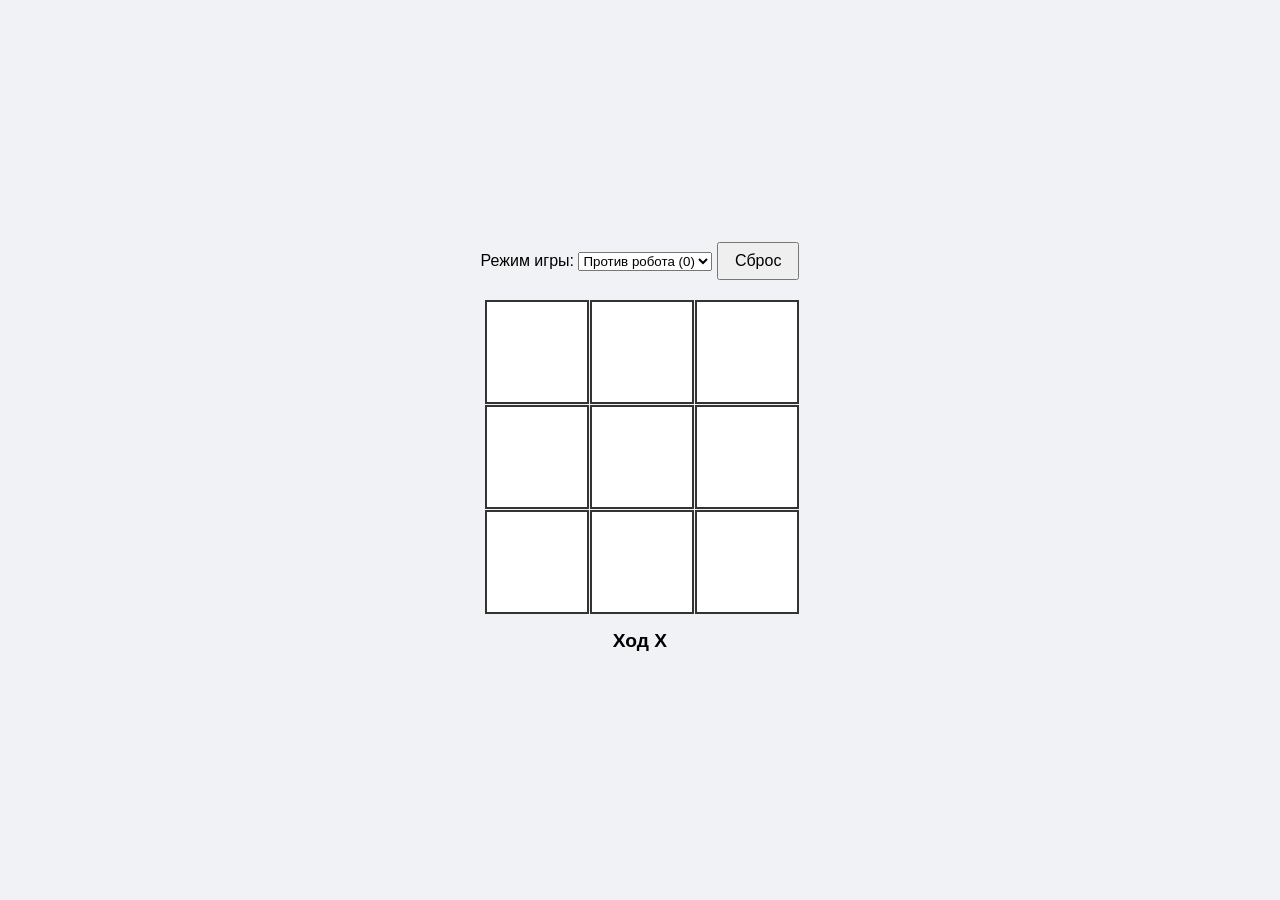
<file: Index.html>
<!DOCTYPE html>
<html lang="ru">
<head>
    <meta charset="UTF-8">
    <meta name="viewport" content="width=device-width, initial-scale=1.0">
    <title>Крестики-Нолики</title>
    <style>
        body {
            font-family: Arial, sans-serif;
            display: flex;
            flex-direction: column;
            align-items: center;
            justify-content: center;
            height: 100vh;
            margin: 0;
            background-color: #f0f2f5;
        }
        .controls {
            margin-bottom: 20px;
        }
        .board {
            display: grid;
            grid-template-columns: repeat(3, 100px);
            grid-template-rows: repeat(3, 100px);
            gap: 5px;
        }
        .cell {
            width: 100px;
            height: 100px;
            background-color: #fff;
            border: 2px solid #333;
            font-size: 2.5rem;
            font-weight: bold;
            display: flex;
            align-items: center;
            justify-content: center;
            cursor: pointer;
            user-select: none;
        }
        .cell.taken {
            cursor: not-allowed;
        }
        .status {
            margin-top: 20px;
            font-size: 1.2rem;
            font-weight: bold;
            height: 1.5em;
        }
        button {
            padding: 8px 16px;
            font-size: 1rem;
            cursor: pointer;
        }
    </style>
</head>
<body>

<div class="controls">
    <label>
        Режим игры:
        <select id="mode">
            <option value="ai">Против робота (0)</option>
            <option value="pvp">Два игрока</option>
        </select>
    </label>
    <button id="reset">Сброс</button>
</div>

<div class="board" id="board">
    <div class="cell" data-index="0"></div>
    <div class="cell" data-index="1"></div>
    <div class="cell" data-index="2"></div>
    <div class="cell" data-index="3"></div>
    <div class="cell" data-index="4"></div>
    <div class="cell" data-index="5"></div>
    <div class="cell" data-index="6"></div>
    <div class="cell" data-index="7"></div>
    <div class="cell" data-index="8"></div>
</div>

<div class="status" id="status">Ход Х</div>

<script>
    const board = document.getElementById('board');
    const cells = document.querySelectorAll('.cell');
    const statusText = document.getElementById('status');
    const resetBtn = document.getElementById('reset');
    const modeSelect = document.getElementById('mode');

    let gameState = ["", "", "", "", "", "", "", "", ""];
    let currentPlayer = "X";
    let isGameActive = true;

    const winningConditions = [
        [0, 1, 2], [3, 4, 5], [6, 7, 8],
        [0, 3, 6], [1, 4, 7], [2, 5, 8],
        [0, 4, 8], [2, 4, 6]
    ];

    function handleCellClick(e) {
        const clickedCell = e.target;
        const clickedCellIndex = parseInt(clickedCell.getAttribute('data-index'));

        if (gameState[clickedCellIndex] !== "" || !isGameActive) return;

        makeMove(clickedCell, clickedCellIndex);

        if (isGameActive && modeSelect.value === 'ai' && currentPlayer === 'O') {
            setTimeout(aiMove, 300);
        }
    }

    function makeMove(cell, index) {
        gameState[index] = currentPlayer;
        cell.innerText = currentPlayer;
        cell.classList.add('taken');

        checkResult();
    }

    function aiMove() {
        if (!isGameActive) return;

        // Минимакс здесь избыточен для базовой логики, берем случайную пустую клетку
        const emptyCells = gameState.reduce((acc, val, idx) => val === "" ? acc.concat(idx) : acc, []);
        
        if (emptyCells.length > 0) {
            const randomIndex = emptyCells[Math.floor(Math.random() * emptyCells.length)];
            const targetCell = cells[randomIndex];
            makeMove(targetCell, randomIndex);
        }
    }

    function checkResult() {
        let roundWon = false;
        for (let i = 0; i < winningConditions.length; i++) {
            const [a, b, c] = winningConditions[i];
            if (gameState[a] && gameState[a] === gameState[b] && gameState[a] === gameState[c]) {
                roundWon = true;
                break;
            }
        }

        if (roundWon) {
            statusText.innerText = `Победил игрок ${currentPlayer}!`;
            isGameActive = false;
            return;
        }

        if (!gameState.includes("")) {
            statusText.innerText = "Ничья!";
            isGameActive = false;
            return;
        }

        currentPlayer = currentPlayer === "X" ? "O" : "X";
        statusText.innerText = `Ход ${currentPlayer}`;
    }

    function restartGame() {
        gameState = ["", "", "", "", "", "", "", "", ""];
        currentPlayer = "X";
        isGameActive = true;
        statusText.innerText = `Ход ${currentPlayer}`;
        cells.forEach(cell => {
            cell.innerText = "";
            cell.classList.remove('taken');
        });
    }

    board.addEventListener('click', handleCellClick);
    resetBtn.addEventListener('click', restartGame);
    modeSelect.addEventListener('change', restartGame);
</script>

</body>
</html>
</file>
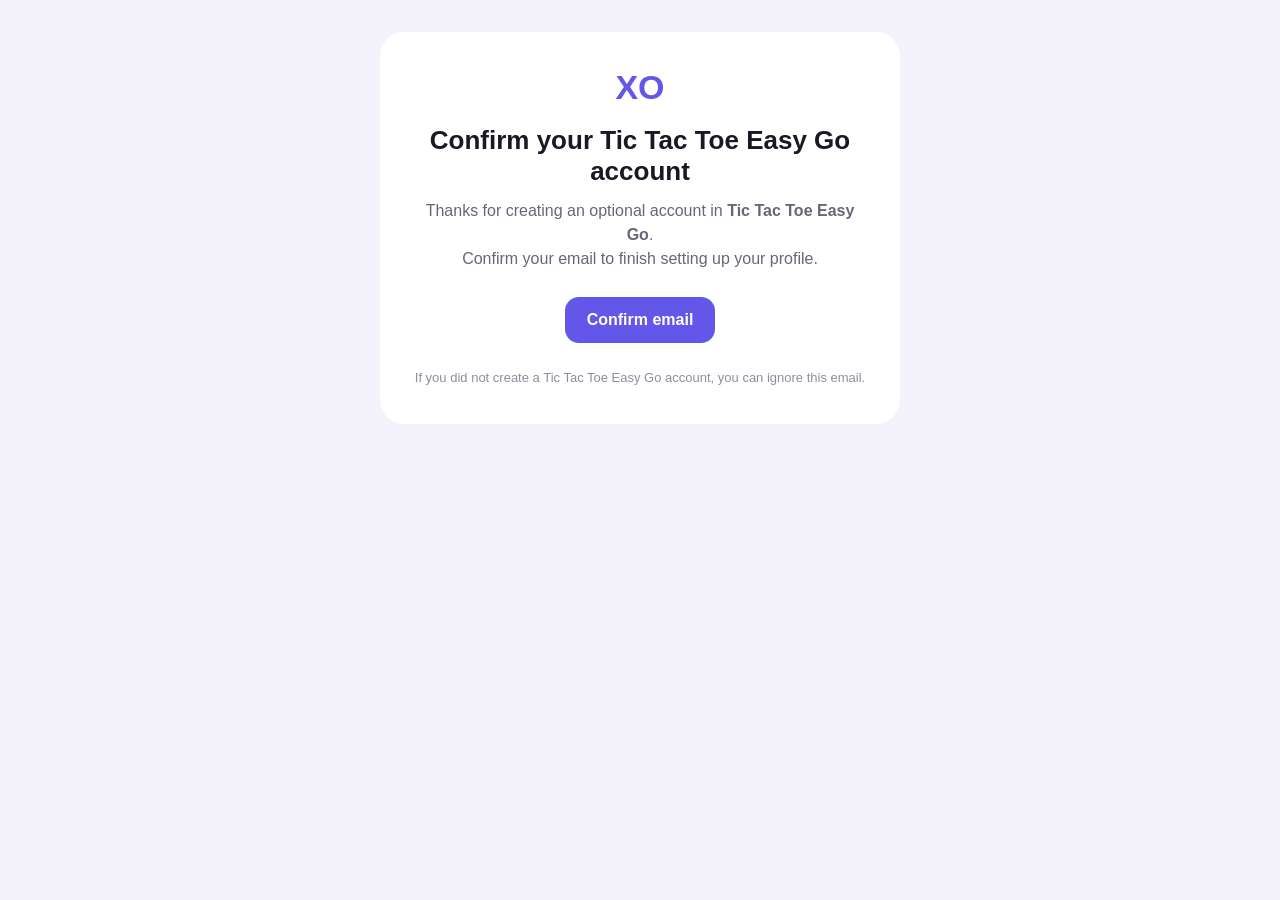
<file: cloudflare/supabase-email-templates/confirmation.html>
<!doctype html>
<html lang="en">
<head>
  <meta charset="utf-8">
  <meta name="viewport" content="width=device-width, initial-scale=1">
  <title>Confirm your Tic Tac Toe Easy Go account</title>
</head>
<body style="margin:0;background:#f4f3fb;font-family:-apple-system,BlinkMacSystemFont,'Segoe UI',Arial,sans-serif;color:#191824">
  <table role="presentation" width="100%" cellspacing="0" cellpadding="0" border="0" style="width:100%;background:#f4f3fb">
    <tr><td align="center">
      <table role="presentation" width="100%" cellspacing="0" cellpadding="0" border="0" style="width:100%;max-width:552px">
        <tr><td style="padding:32px 16px">
      <table role="presentation" width="100%" cellspacing="0" cellpadding="0" border="0" style="width:100%;background:#ffffff;border-radius:24px">
        <tr><td style="padding:36px 34px">
      <table role="presentation" width="100%" cellspacing="0" cellpadding="0" border="0" style="width:100%">
        <tr><td align="center" style="font-size:34px;font-weight:800;color:#6257e8;padding-bottom:18px">XO</td></tr>
        <tr><td align="center" style="font-size:26px;font-weight:750;padding-bottom:12px">Confirm your Tic Tac Toe Easy Go account</td></tr>
        <tr><td align="center" style="font-size:16px;line-height:1.5;color:#686577;padding-bottom:26px">
          Thanks for creating an optional account in <strong>Tic Tac Toe Easy Go</strong>.<br>
          Confirm your email to finish setting up your profile.
        </td></tr>
        <tr><td align="center" style="padding-bottom:26px">
          <a href="{{ .ConfirmationURL }}" style="display:inline-block;padding:14px 22px;border-radius:14px;background:#6257e8;color:#ffffff;text-decoration:none;font-weight:700">Confirm email</a>
        </td></tr>
        <tr><td align="center" style="font-size:13px;line-height:1.45;color:#908c9e">
          If you did not create a Tic Tac Toe Easy Go account, you can ignore this email.
        </td></tr>
      </table>
        </td></tr>
      </table>
        </td></tr>
      </table>
    </td></tr>
  </table>
</body>
</html>
</file>
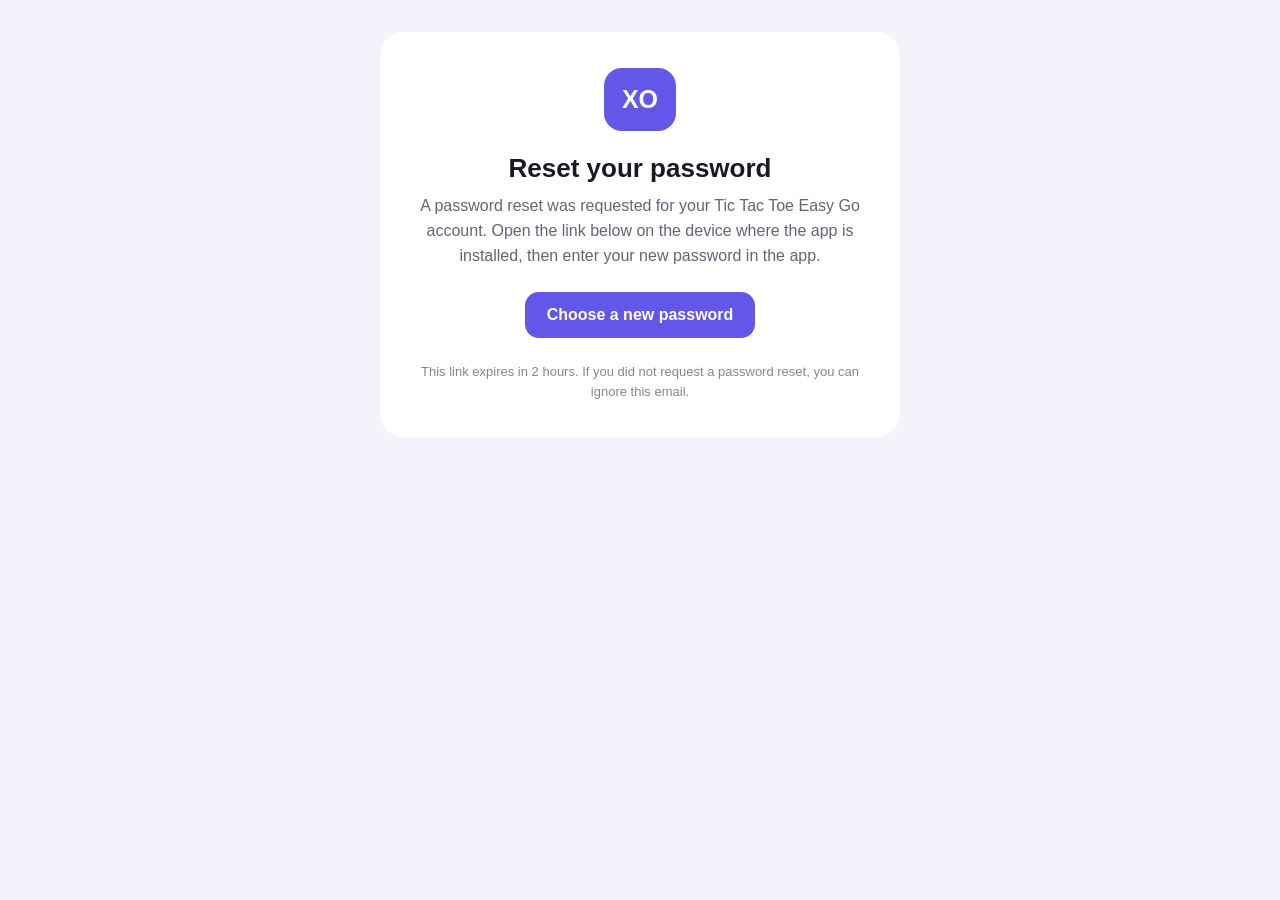
<file: cloudflare/supabase-email-templates/password-reset.html>
<!doctype html>
<html lang="en">
<head>
  <meta charset="utf-8">
  <meta name="viewport" content="width=device-width, initial-scale=1">
  <title>Reset your Tic Tac Toe Easy Go password</title>
</head>
<body style="margin:0;background:#f4f3fb;font-family:-apple-system,BlinkMacSystemFont,'Segoe UI',sans-serif;color:#191824;">
  <table role="presentation" width="100%" cellspacing="0" cellpadding="0" border="0" style="width:100%;background:#f4f3fb;">
    <tr>
      <td align="center">
        <table role="presentation" width="100%" cellspacing="0" cellpadding="0" border="0" style="width:100%;max-width:552px;">
          <tr><td style="padding:32px 16px;">
        <table role="presentation" width="100%" cellspacing="0" cellpadding="0" border="0" style="width:100%;background:#ffffff;border-radius:24px;">
          <tr><td style="padding:36px 34px;">
          <table role="presentation" width="100%" cellspacing="0" cellpadding="0" border="0" style="width:100%;">
          <tr><td align="center">
            <div style="display:inline-block;padding:17px 18px;border-radius:18px;background:#6257e8;color:#ffffff;font-size:25px;font-weight:800;">XO</div>
            <h1 style="margin:22px 0 10px;font-size:26px;">Reset your password</h1>
            <p style="margin:0 0 24px;color:#666377;font-size:16px;line-height:1.55;">
              A password reset was requested for your Tic Tac Toe Easy Go account.
              Open the link below on the device where the app is installed, then enter your new password in the app.
            </p>
            <a href="{{ .ConfirmationURL }}" style="display:inline-block;padding:14px 22px;border-radius:14px;background:#6257e8;color:#ffffff;font-size:16px;font-weight:700;text-decoration:none;">Choose a new password</a>
            <p style="margin:24px 0 0;color:#888497;font-size:13px;line-height:1.5;">
              This link expires in 2 hours. If you did not request a password reset, you can ignore this email.
            </p>
          </td></tr>
          </table>
          </td></tr>
        </table>
          </td></tr>
        </table>
      </td>
    </tr>
  </table>
</body>
</html>
</file>
